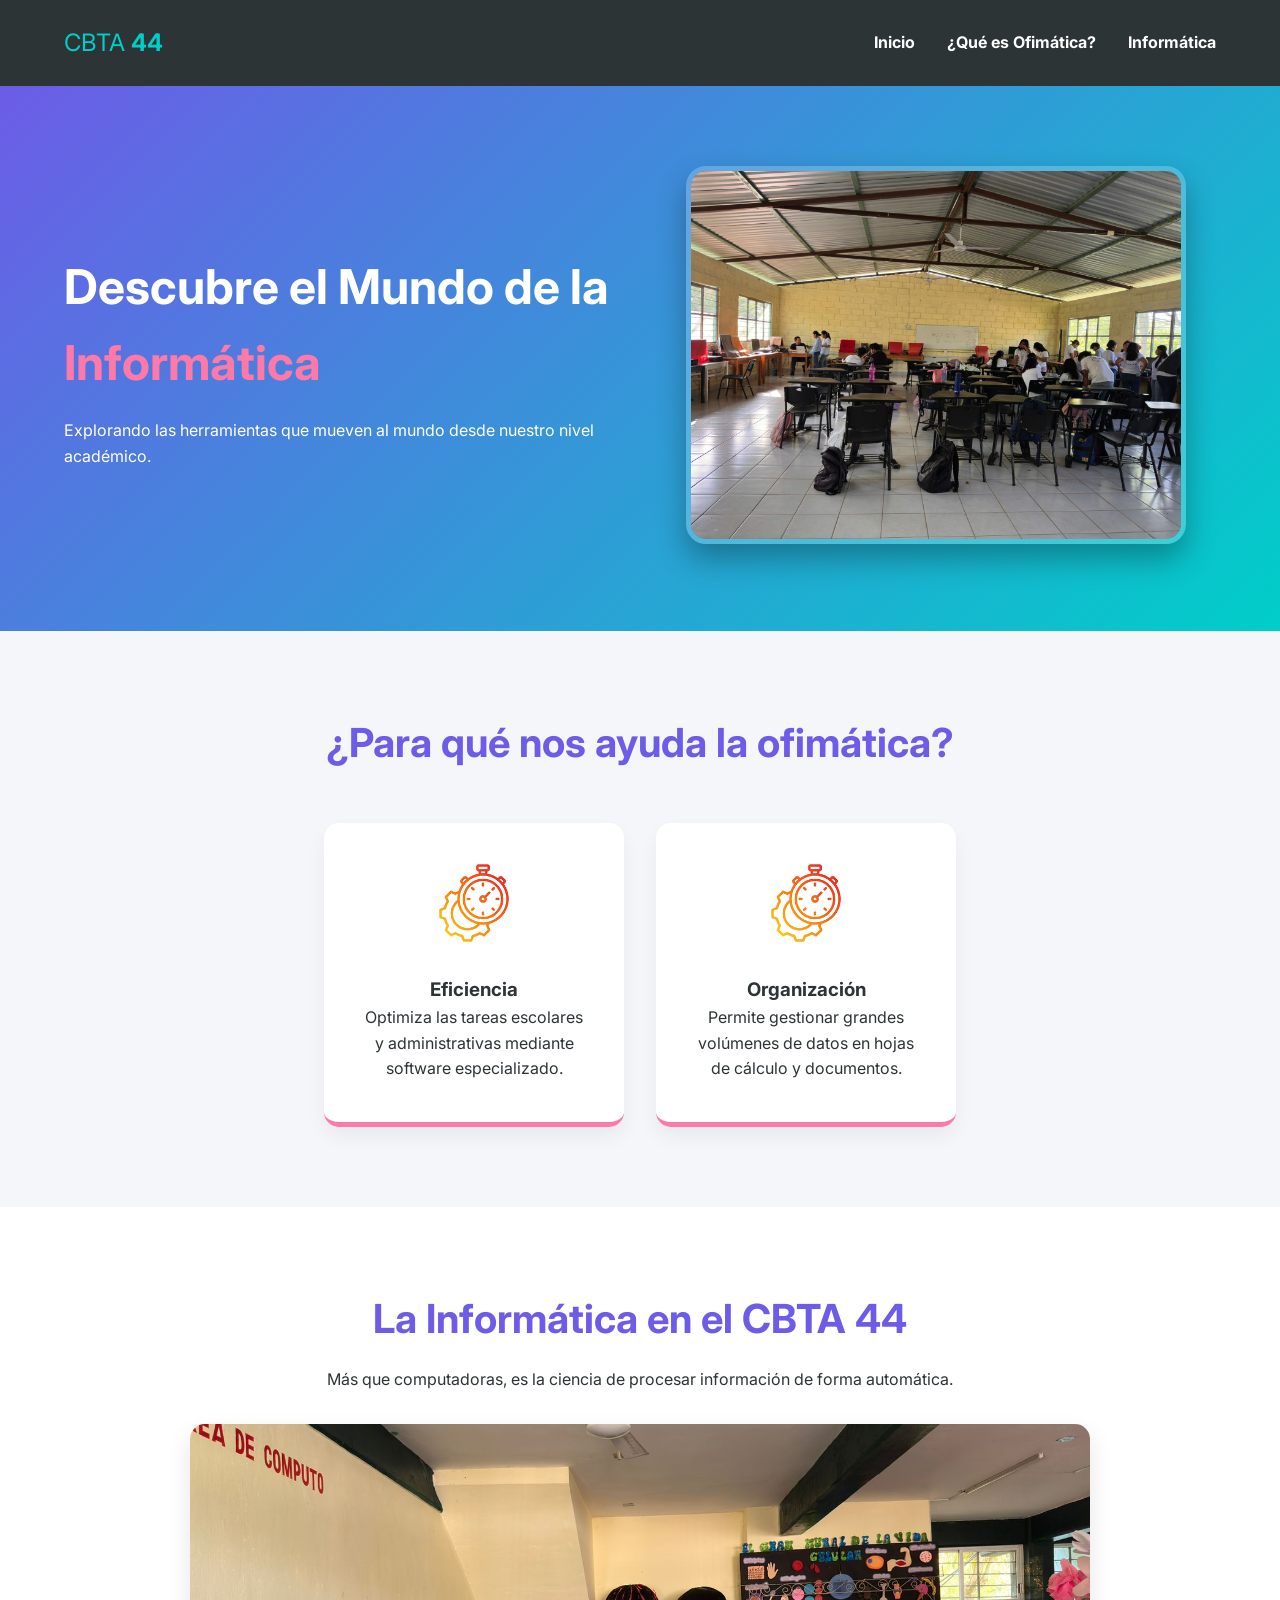
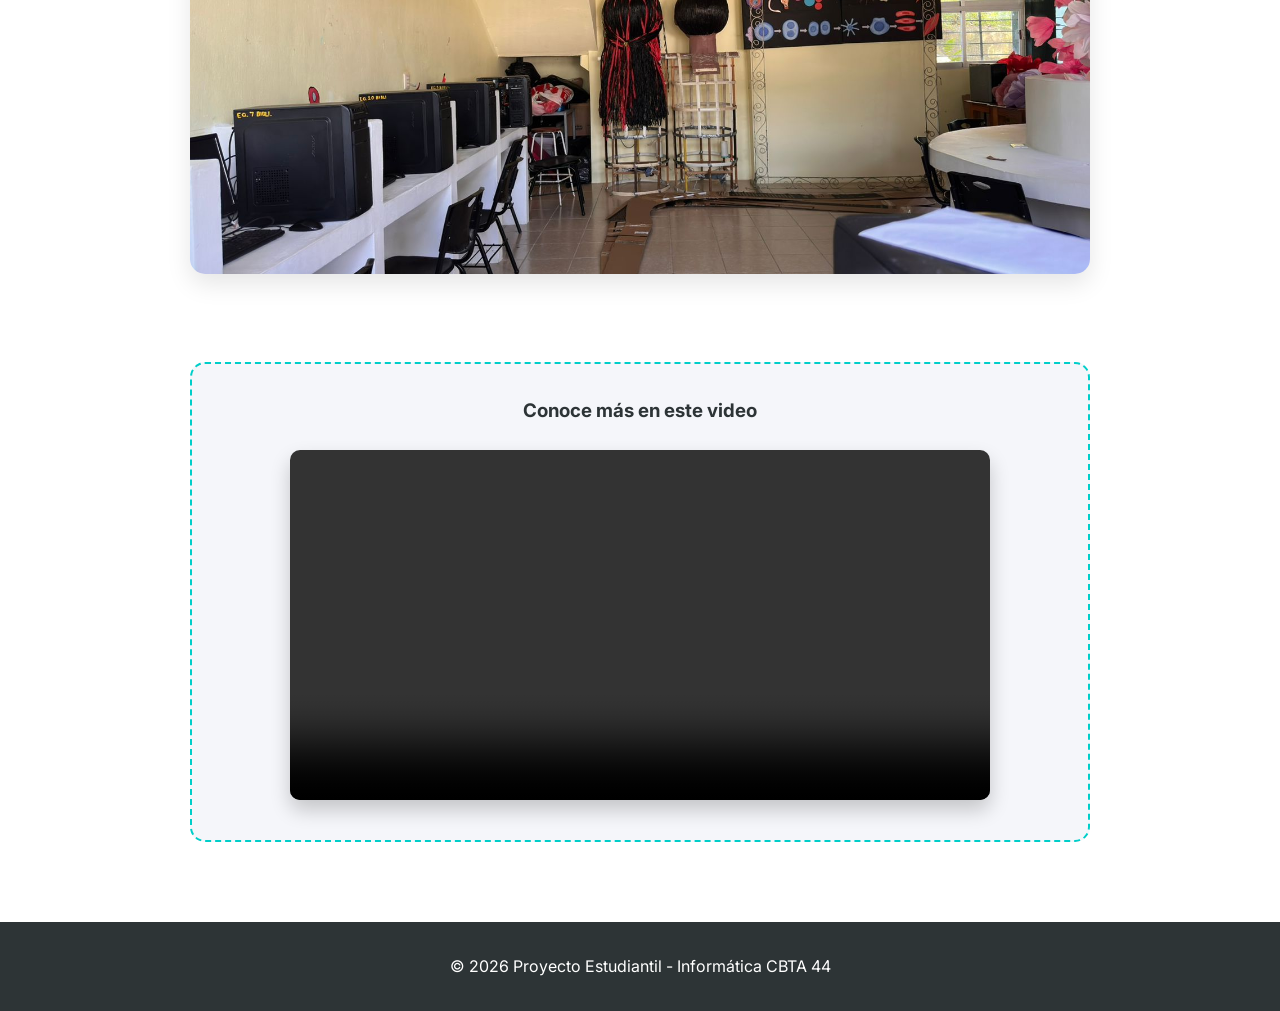
<file: index.html>
<!DOCTYPE html>
<html lang="es">
<head>
    <meta charset="UTF-8">
    <meta name="viewport" content="width=device-width, initial-scale=1.0">
    <title>Informática y Ofimática - CBTA 44</title>
    <link rel="stylesheet" href="style.css">
    <link href="https://fonts.googleapis.com/css2?family=Inter:wght@400;700&display=swap" rel="stylesheet">
</head>
<body>

    <header>
        <nav class="navbar">
            <div class="logo">CBTA <b>44</b></div>
            <ul class="nav-links">
                <li><a href="#inicio">Inicio</a></li>
                <li><a href="#ofimatica">¿Qué es Ofimática?</a></li>
                <li><a href="#informatica">Informática</a></li>
            </ul>
        </nav>
    </header>

    <section id="inicio" class="hero">
        <div class="hero-content">
            <h1>Descubre el Mundo de la <span>Informática</span></h1>
            <p>Explorando las herramientas que mueven al mundo desde nuestro nivel académico.</p>
        </div>
        <div class="hero-image">
            <img src="web1.jpeg" alt="Imagen de bienvenida">
        </div>
    </section>

    <section id="ofimatica" class="info-section">
        <div class="container">
            <h2>¿Para qué nos ayuda la <b>ofimática</b>?</h2>
            <div class="grid">
                <div class="card">
                    <img src="icono2.png" alt="Icono Eficiencia">
                    <h3>Eficiencia</h3>
                    <p>Optimiza las tareas escolares y administrativas mediante software especializado.</p>
                </div>
                <div class="card">
                    <img src="icono1.png" alt="Icono Organización">
                    <h3>Organización</h3>
                    <p>Permite gestionar grandes volúmenes de datos en hojas de cálculo y documentos.</p>
                </div>
            </div>
        </div>
    </section>

    <section id="informatica" class="academic-zone">
        <div class="content-box">
            <h2>La Informática en el <b>CBTA 44</b></h2>
            <p>Más que computadoras, es la ciencia de procesar información de forma automática.</p>
            
            <img src="web2.jpeg" alt="Imagen del laboratorio" class="full-img">
            
            <div class="video-container">
                <h3>Conoce más en este video</h3>
                <video controls>
                    <source src="web3.mp4" type="video/mp4">
                    Tu navegador no soporta la etiqueta de video.
                </video>
            </div>
        </div>
    </section>

    <footer>
        <p>&copy; 2026 Proyecto Estudiantil - Informática CBTA 44</p>
    </footer>

</body>
</html>
</file>
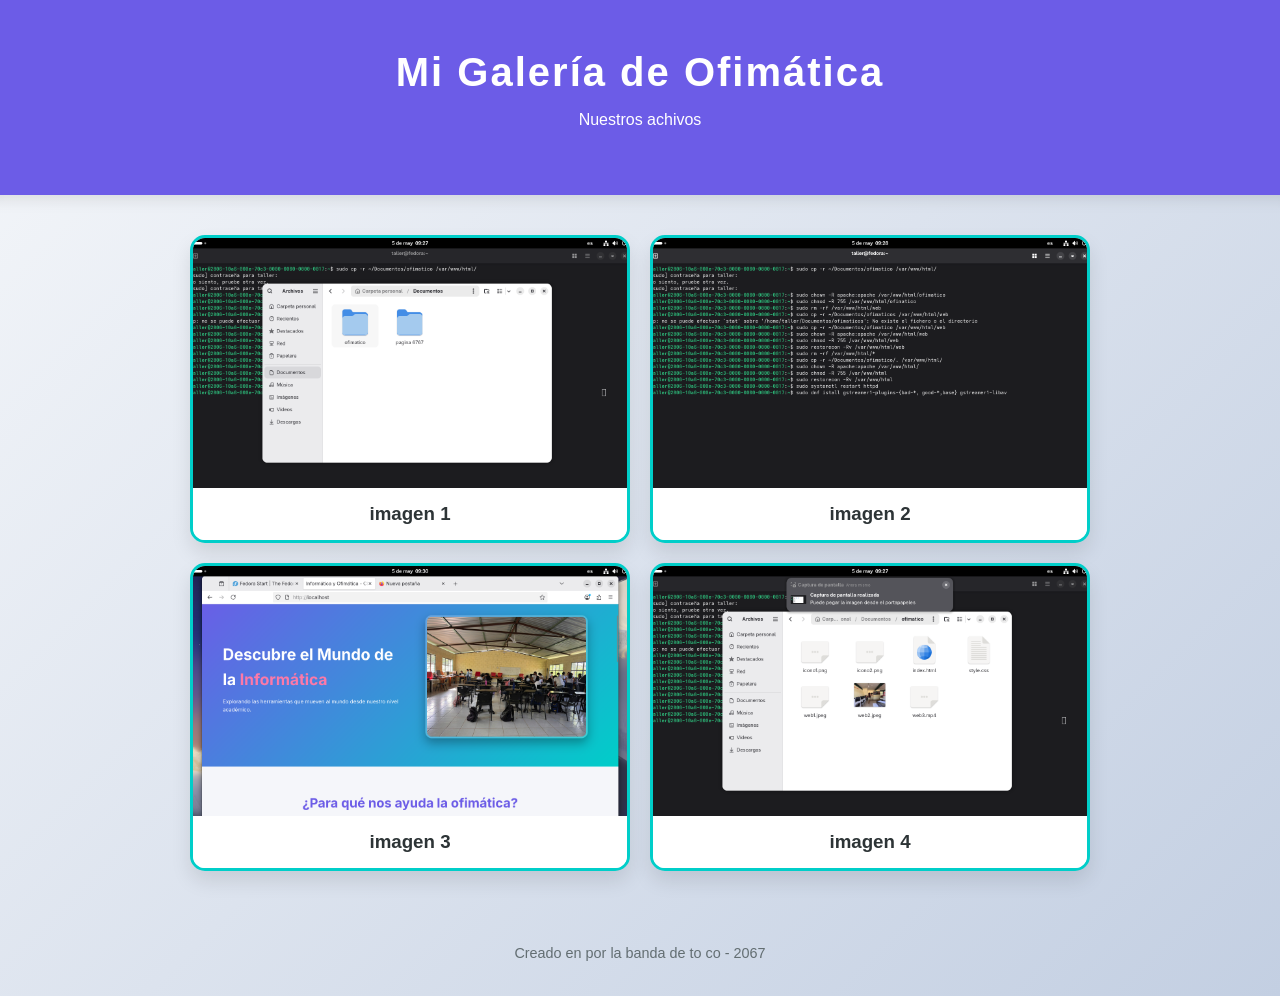
<file: personal/index.html>
<!DOCTYPE html>
<html lang="es">
<head>
    <meta charset="UTF-8">
    <meta name="viewport" content="width=device-width, initial-scale=1.0">
    <title>Mi Práctica</title>
    <link rel="stylesheet" href="estilos2.css">
</head>
<body>

    <header>
        <h1>Mi Galería de Ofimática</h1>
        <p>Nuestros achivos</p>
    </header>

    <main class="contenedor-galeria">
        <div class="tarjeta-foto">
            <img src="toco.png" alt="imagen de nuestros archivos">
            <div class="info"><h3>imagen 1</h3></div>
        </div>
        <div class="tarjeta-foto">
            <img src="toco2.png" alt="imagen de nuestra consola">
            <div class="info"><h3>imagen 2</h3></div>
        </div>
        <div class="tarjeta-foto">
            <img src="toco3.png" alt="imagen de nuestra pagina web">
            <div class="info"><h3>imagen 3</h3></div>
        </div>
        <div class="tarjeta-foto">
            <img src="toco4.png" alt="imagen de nuestros archivos">
            <div class="info"><h3>imagen 4</h3></div>
        </div>
    </main>

    <footer>
        <p>Creado en por la banda de to co - 2067</p>
    </footer>

</body>
</html>
</file>
<file: style.css>
/* Paleta de colores vibrantes */
:root {
    --primary: #6c5ce7; /* Morado vibrante */
    --secondary: #00cec9; /* Cian brillante */
    --accent: #fd79a8; /* Rosa llamativo */
    --dark: #2d3436;
    --light: #f5f6fa;
}

* {
    margin: 0;
    padding: 0;
    box-sizing: border-box;
    font-family: 'Inter', sans-serif;
}

body {
    background-color: var(--light);
    color: var(--dark);
    line-height: 1.6;
}

/* --- NAVEGACIÓN --- */
.navbar {
    display: flex;
    justify-content: space-between;
    align-items: center;
    padding: 1.5rem 5%;
    background: var(--dark);
    color: white;
    position: sticky;
    top: 0;
    z-index: 100;
}

.logo {
    font-size: 1.5rem;
    color: var(--secondary);
}

.nav-links {
    display: flex;
    list-style: none;
    gap: 2rem;
}

.nav-links a {
    color: white;
    text-decoration: none;
    font-weight: bold;
    transition: color 0.3s ease;
}

.nav-links a:hover {
    color: var(--secondary);
}

/* --- SECCIÓN INICIO (HERO) --- */
.hero {
    display: flex;
    align-items: center;
    justify-content: space-between;
    padding: 5rem 5%;
    /* Degradado vibrante de fondo */
    background: linear-gradient(135deg, var(--primary) 0%, var(--secondary) 100%);
    color: white;
}

.hero-content {
    flex: 1;
    padding-right: 2rem;
}

.hero-content h1 {
    font-size: 3rem;
    margin-bottom: 1rem;
}

.hero-content span {
    color: var(--accent); /* Resalta la palabra Informática */
}

/* SOLUCIÓN: Limitar tamaño de la imagen del Hero */
.hero-image {
    flex: 1;
    text-align: center;
}

.hero-image img {
    max-width: 100%;
    width: 500px; /* Tamaño máximo fijo */
    border-radius: 20px;
    box-shadow: 0 15px 30px rgba(0,0,0,0.3);
    border: 5px solid rgba(255,255,255,0.2);
}

/* --- SECCIÓN OFIMÁTICA --- */
.info-section {
    padding: 5rem 5%;
    text-align: center;
}

.info-section h2 {
    font-size: 2.5rem;
    margin-bottom: 3rem;
    color: var(--primary);
}

.grid {
    display: flex;
    gap: 2rem;
    justify-content: center;
    flex-wrap: wrap;
}

.card {
    background: white;
    padding: 2.5rem;
    border-radius: 15px;
    width: 300px;
    box-shadow: 0 10px 20px rgba(0,0,0,0.05);
    border-bottom: 5px solid var(--accent); /* Borde de color vibrante */
    transition: transform 0.3s ease;
}

.card:hover {
    transform: translateY(-10px);
}

/* SOLUCIÓN: Limitar el tamaño de los íconos */
.card img {
    width: 80px;
    height: 80px;
    margin-bottom: 1.5rem;
    object-fit: contain;
}

/* --- SECCIÓN INFORMÁTICA --- */
.academic-zone {
    padding: 5rem 5%;
    background-color: white;
    text-align: center;
}

.content-box {
    max-width: 900px;
    margin: 0 auto;
}

.content-box h2 {
    color: var(--primary);
    font-size: 2.5rem;
    margin-bottom: 1rem;
}

/* SOLUCIÓN: Limitar el tamaño de la imagen completa */
.full-img {
    width: 100%;
    max-height: 450px;
    object-fit: cover; /* Para que no se deforme */
    border-radius: 15px;
    margin: 2rem 0;
    box-shadow: 0 10px 25px rgba(0,0,0,0.1);
}

/* Estilos para el Video nuevo */
.video-container {
    margin-top: 3rem;
    padding: 2rem;
    background: var(--light);
    border-radius: 15px;
    border: 2px dashed var(--secondary);
}

.video-container h3 {
    margin-bottom: 1.5rem;
    color: var(--dark);
}

video {
    width: 100%;
    max-width: 700px;
    border-radius: 10px;
    box-shadow: 0 10px 20px rgba(0,0,0,0.2);
}

/* --- FOOTER --- */
footer {
    background: var(--dark);
    color: white;
    text-align: center;
    padding: 2rem;
    margin-top: auto;
}
</file>
<file: personal/estilos2.css>
/* Configuración General */
body {
    margin: 0;
    font-family: 'Segoe UI', Tahoma, Geneva, Verdana, sans-serif;
    background: linear-gradient(135deg, #f5f7fa 0%, #c3cfe2 100%); /* Fondo tranquilo */
    color: #333;
    display: flex;
    flex-direction: column;
    align-items: center;
    min-height: 100vh;
}

header {
    text-align: center;
    padding: 50px 20px;
    background: #6c5ce7; /* Morado vibrante */
    color: white;
    width: 100%;
    box-shadow: 0 4px 15px rgba(0,0,0,0.1);
}

header h1 {
    margin: 0;
    font-size: 2.5rem;
    letter-spacing: 2px;
}

/* Contenedor de las 4 fotos */
.contenedor-galeria {
    display: grid;
    grid-template-columns: repeat(2, 1fr); /* 2 columnas */
    gap: 20px;
    padding: 40px;
    max-width: 900px;
}

/* Estilo de cada tarjeta de foto */
.tarjeta-foto {
    position: relative;
    overflow: hidden;
    border-radius: 15px;
    box-shadow: 0 10px 20px rgba(0,0,0,0.1);
    background-color: white;
    transition: transform 0.3s ease;
    border: 3px solid #00cec9; /* Turquesa vibrante */
}

.tarjeta-foto:hover {
    transform: translateY(-10px);
}

.tarjeta-foto img {
    width: 100%;
    height: 250px;
    object-fit: cover; /* Para que la imagen no se deforme */
    display: block;
}

.info {
    padding: 15px;
    text-align: center;
    background: white;
}

.info h3 {
    margin: 0;
    color: #2d3436;
}

footer {
    margin-top: auto;
    padding: 20px;
    font-size: 0.9rem;
    color: #636e72;
}

/* Responsivo: Si se ve en celular, se pone en 1 sola columna */
@media (max-width: 600px) {
    .contenedor-galeria {
        grid-template-columns: 1fr;
    }
}
</file>
